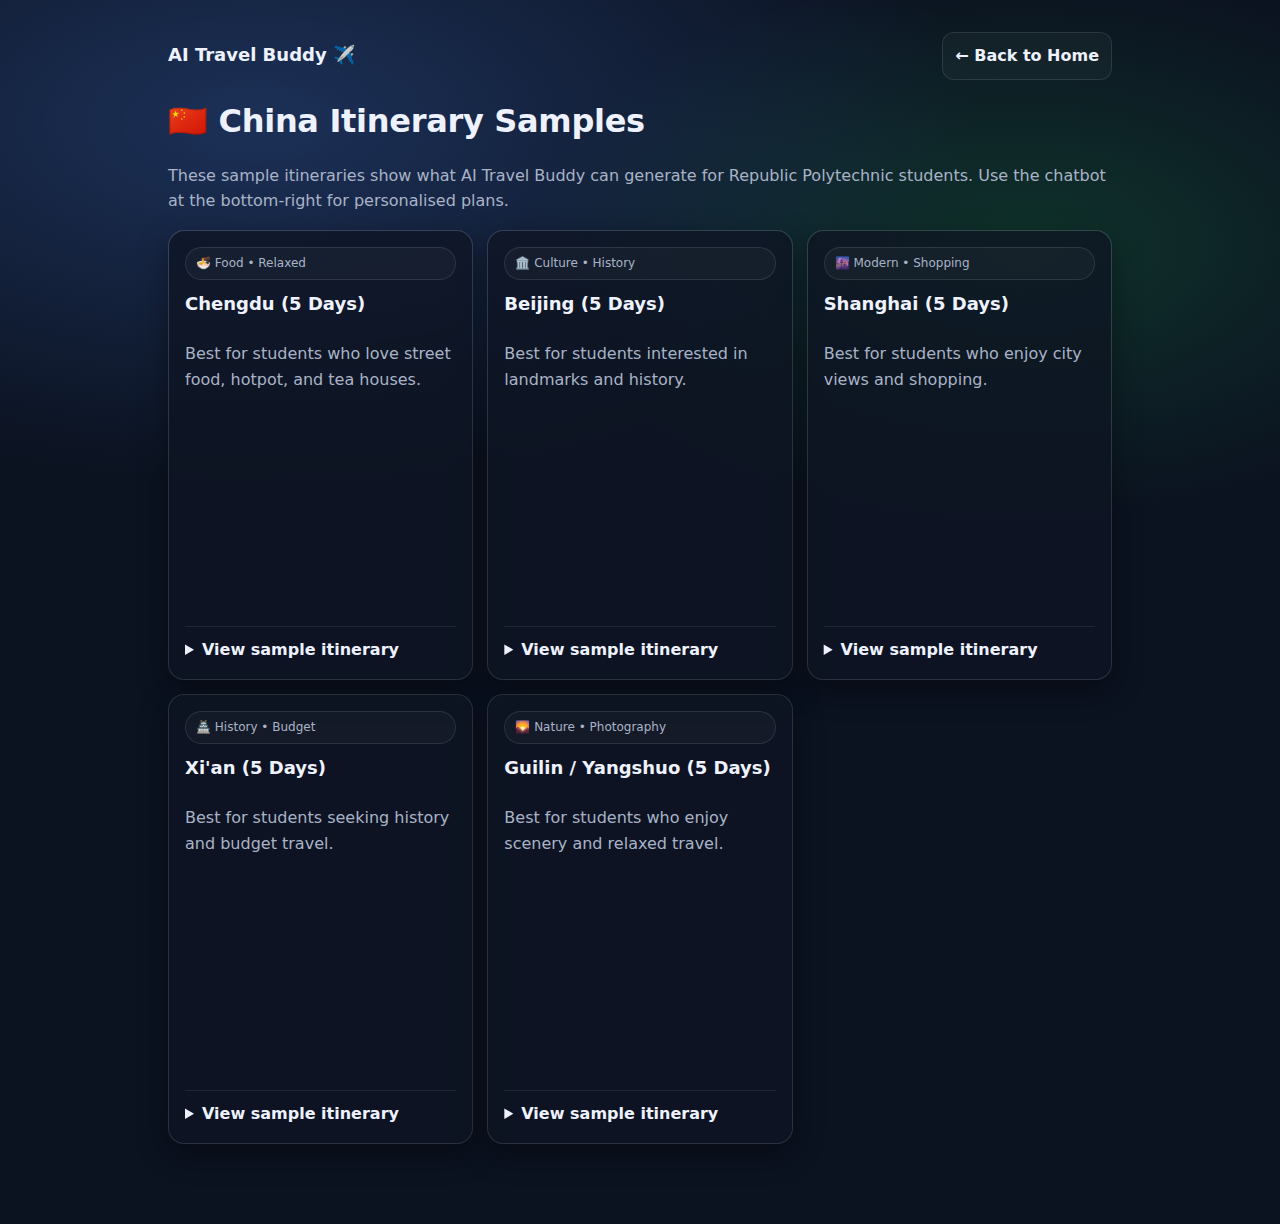
<file: china-itinerary.html>
<!DOCTYPE html>
<html lang="en">
<head>
  <meta charset="UTF-8" />
  <meta name="viewport" content="width=device-width, initial-scale=1.0" />
  <title>China Itineraries • AI Travel Buddy</title>

  <style>
    :root{
      --bg:#0b1220;
      --card:rgba(255,255,255,.04);
      --border:rgba(255,255,255,.10);
      --text:#eef2ff;
      --muted:#a9b3c7;
      --accent:#4f8cff;
      --radius:16px;
      --max: 980px;
      --shadow: 0 10px 30px rgba(0,0,0,.35);
      --font: system-ui, -apple-system, Segoe UI, Roboto, Arial, sans-serif;
    }

    *{ box-sizing:border-box; }

    body{
      margin:0;
      font-family: var(--font);
      background:
        radial-gradient(1200px 600px at 20% 10%, rgba(79,140,255,.25), transparent 60%),
        radial-gradient(900px 500px at 80% 20%, rgba(34,197,94,.18), transparent 55%),
        var(--bg);
      color: var(--text);
      line-height:1.6;
    }

    a{ color: var(--accent); text-decoration:none; }
    a:hover{ text-decoration:underline; }

    .container{
      max-width: var(--max);
      margin: 0 auto;
      padding: 32px 18px 80px;
    }

    .top{
      display:flex;
      justify-content:space-between;
      align-items:center;
      gap:12px;
      margin-bottom: 16px;
    }

    .brand{
      font-weight:800;
      font-size:18px;
    }

    .btn{
      display:inline-flex;
      align-items:center;
      justify-content:center;
      padding: 10px 12px;
      border-radius: 12px;
      border:1px solid var(--border);
      background: rgba(255,255,255,.03);
      color: var(--text);
      font-weight: 600;
    }
    .btn:hover{ background: rgba(255,255,255,.06); text-decoration:none; }

    h1{
      margin: 6px 0 6px;
      font-size:32px;
      letter-spacing:-.3px;
    }

    .muted{ color: var(--muted); }

    .grid{
      display:grid;
      grid-template-columns: repeat(3, minmax(0, 1fr));
      gap: 14px;
      margin-top: 16px;
    }

    .card{
      background: var(--card);
      border:1px solid var(--border);
      border-radius: var(--radius);
      box-shadow: var(--shadow);
      padding: 16px;
      min-height: 450px;
      display: flex;
      flex-direction: column;
    }

    .card.chengdu{
      background-image: url('https://content.r9cdn.net/rimg/dimg/a5/6f/7a9dfa5d-city-2124-17ea256c950.jpg?width=1366&height=768&xhint=1555&yhint=1003&crop=true');
      background-size: cover;
      background-position: center;
      position: relative;
    }

    .card.chengdu::before{
      content: '';
      position: absolute;
      inset: 0;
      background: rgba(11,18,32,.75);
      border-radius: var(--radius);
      z-index: 1;
    }

    .card.beijing{
      background-image: url('https://www.tripsavvy.com/thmb/Dfj0Yk97Af8VYlm-TWsGpLDm-H0=/5000x3338/filters:fill(auto,1)/forbidden-city-beijing-8775c18670bd412d9b54daecba137c5c.jpg');
      background-size: cover;
      background-position: center;
      position: relative;
    }

    .card.beijing::before{
      content: '';
      position: absolute;
      inset: 0;
      background: rgba(11,18,32,.75);
      border-radius: var(--radius);
      z-index: 1;
    }

    .card.shanghai{
      background-image: url('https://imgcld.yatra.com/ytimages/image/upload/v1487225310/Shanghai_History.jpg');
      background-size: cover;
      background-position: center;
      position: relative;
    }

    .card.shanghai::before{
      content: '';
      position: absolute;
      inset: 0;
      background: rgba(11,18,32,.75);
      border-radius: var(--radius);
      z-index: 1;
    }

    .card.xian{
      background-image: url('https://cdn.sanity.io/images/f8lauh0h/production/d3f6ed30a039ff5c0247a2e1e762f2e12de99dea-2048x1449.jpg');
      background-size: cover;
      background-position: center;
      position: relative;
    }

    .card.xian::before{
      content: '';
      position: absolute;
      inset: 0;
      background: rgba(11,18,32,.75);
      border-radius: var(--radius);
      z-index: 1;
    }

    .card.yangshuo{
      background-image: url('https://th.bing.com/th/id/R.2d456bf0118417ffdcbe6331c25d81ad?rik=XHbUsaS6KpUNdg&riu=http%3a%2f%2frakkup.com%2fwp-content%2fuploads%2f2018%2f02%2fYanghsuo-Rock-Climbing-Guidebook-13.jpg&ehk=mXSY7eMtCgiT4MGieZ5KtWdMfUkTWKpoC6LtIQXP0yw%3d&risl=&pid=ImgRaw&r=0');
      background-size: cover;
      background-position: center;
      position: relative;
    }

    .card.yangshuo::before{
      content: '';
      position: absolute;
      inset: 0;
      background: rgba(11,18,32,.75);
      border-radius: var(--radius);
      z-index: 1;
    }

    .card.chengdu > *,
    .card.beijing > *,
    .card.shanghai > *,
    .card.xian > *,
    .card.yangshuo > *{
      position: relative;
      z-index: 2;
    }

    .card h2{
      margin: 0 0 6px;
      font-size: 18px;
    }

    .pill{
      display:inline-block;
      padding: 6px 10px;
      border-radius: 999px;
      border:1px solid var(--border);
      background: rgba(255,255,255,.03);
      color: var(--muted);
      font-size: 12px;
      margin-bottom: 10px;
    }

    details{
      border-top: 1px solid rgba(255,255,255,.08);
      margin-top: auto;
      padding-top: 10px;
    }

    summary{
      cursor:pointer;
      font-weight: 700;
    }

    ul{
      margin: 8px 0 0;
      padding-left: 18px;
    }

    @media (max-width: 900px){
      .grid{ grid-template-columns: 1fr; }
      .card{ min-height: auto; }
    }
  </style>
</head>

<body>

<div class="container">
  <div class="top">
    <div class="brand">AI Travel Buddy ✈️</div>
    <a class="btn" href="index.html">← Back to Home</a>
  </div>

  <h1>🇨🇳 China Itinerary Samples</h1>
  <p class="muted">
    These sample itineraries show what AI Travel Buddy can generate for Republic Polytechnic students.
    Use the chatbot at the bottom-right for personalised plans.
  </p>

  <div class="grid">

    <div class="card chengdu">
      <div class="pill">🍜 Food • Relaxed</div>
      <h2>Chengdu (5 Days)</h2>
      <p class="muted">Best for students who love street food, hotpot, and tea houses.</p>
      <details>
        <summary>View sample itinerary</summary>
        <ul>
          <li><b>Day 1:</b> Arrival + Jinli Ancient Street food exploration</li>
          <li><b>Day 2:</b> Panda Base + Sichuan hotpot + food street</li>
          <li><b>Day 3:</b> Tea house experience + street food night</li>
          <li><b>Day 4:</b> Shopping streets + café or tea house</li>
          <li><b>Day 5:</b> Souvenir shopping + free exploration + departure</li>
        </ul>
      </details>
    </div>

    <div class="card beijing">
      <div class="pill">🏛️ Culture • History</div>
      <h2>Beijing (5 Days)</h2>
      <p class="muted">Best for students interested in landmarks and history.</p>
      <details>
        <summary>View sample itinerary</summary>
        <ul>
          <li><b>Day 1:</b> Arrival + local food street</li>
          <li><b>Day 2:</b> Forbidden City + Tiananmen Square</li>
          <li><b>Day 3:</b> Great Wall day trip</li>
          <li><b>Day 4:</b> Summer Palace + neighbourhood walk</li>
          <li><b>Day 5:</b> Souvenir shopping + departure</li>
        </ul>
      </details>
    </div>

    <div class="card shanghai">
      <div class="pill">🌆 Modern • Shopping</div>
      <h2>Shanghai (5 Days)</h2>
      <p class="muted">Best for students who enjoy city views and shopping.</p>
      <details>
        <summary>View sample itinerary</summary>
        <ul>
          <li><b>Day 1:</b> Arrival + The Bund walk</li>
          <li><b>Day 2:</b> Yu Garden + street snacks</li>
          <li><b>Day 3:</b> City viewpoints + cafés</li>
          <li><b>Day 4:</b> Nanjing Road shopping + markets</li>
          <li><b>Day 5:</b> Free exploration + departure</li>
        </ul>
      </details>
    </div>

    <div class="card xian">
      <div class="pill">🏯 History • Budget</div>
      <h2>Xi'an (5 Days)</h2>
      <p class="muted">Best for students seeking history and budget travel.</p>
      <details>
        <summary>View sample itinerary</summary>
        <ul>
          <li><b>Day 1:</b> Arrival + Muslim Quarter food street</li>
          <li><b>Day 2:</b> Terracotta Warriors</li>
          <li><b>Day 3:</b> Ancient City Wall + Bell & Drum Towers</li>
          <li><b>Day 4:</b> Markets + street food</li>
          <li><b>Day 5:</b> Souvenir shopping + departure</li>
        </ul>
      </details>
    </div>

    <div class="card yangshuo">
      <div class="pill">🌄 Nature • Photography</div>
      <h2>Guilin / Yangshuo (5 Days)</h2>
      <p class="muted">Best for students who enjoy scenery and relaxed travel.</p>
      <details>
        <summary>View sample itinerary</summary>
        <ul>
          <li><b>Day 1:</b> Arrival + city walk</li>
          <li><b>Day 2:</b> Li River scenery</li>
          <li><b>Day 3:</b> Countryside exploration</li>
          <li><b>Day 4:</b> Photography + relaxation</li>
          <li><b>Day 5:</b> Souvenir shopping + departure</li>
        </ul>
      </details>
    </div>

  </div>
</div>

<!-- ✅ Floating Botpress Chatbot (bottom-right) -->
<script src="https://cdn.botpress.cloud/webchat/v3.5/inject.js"></script>
<script>
  window.botpressWebChat.init({
    configUrl: "https://files.bpcontent.cloud/2026/01/06/05/20260106051545-8ZP1UCU1.json",
    position: "bottom-right"
  });
</script>

</body>
</html>
</file>
